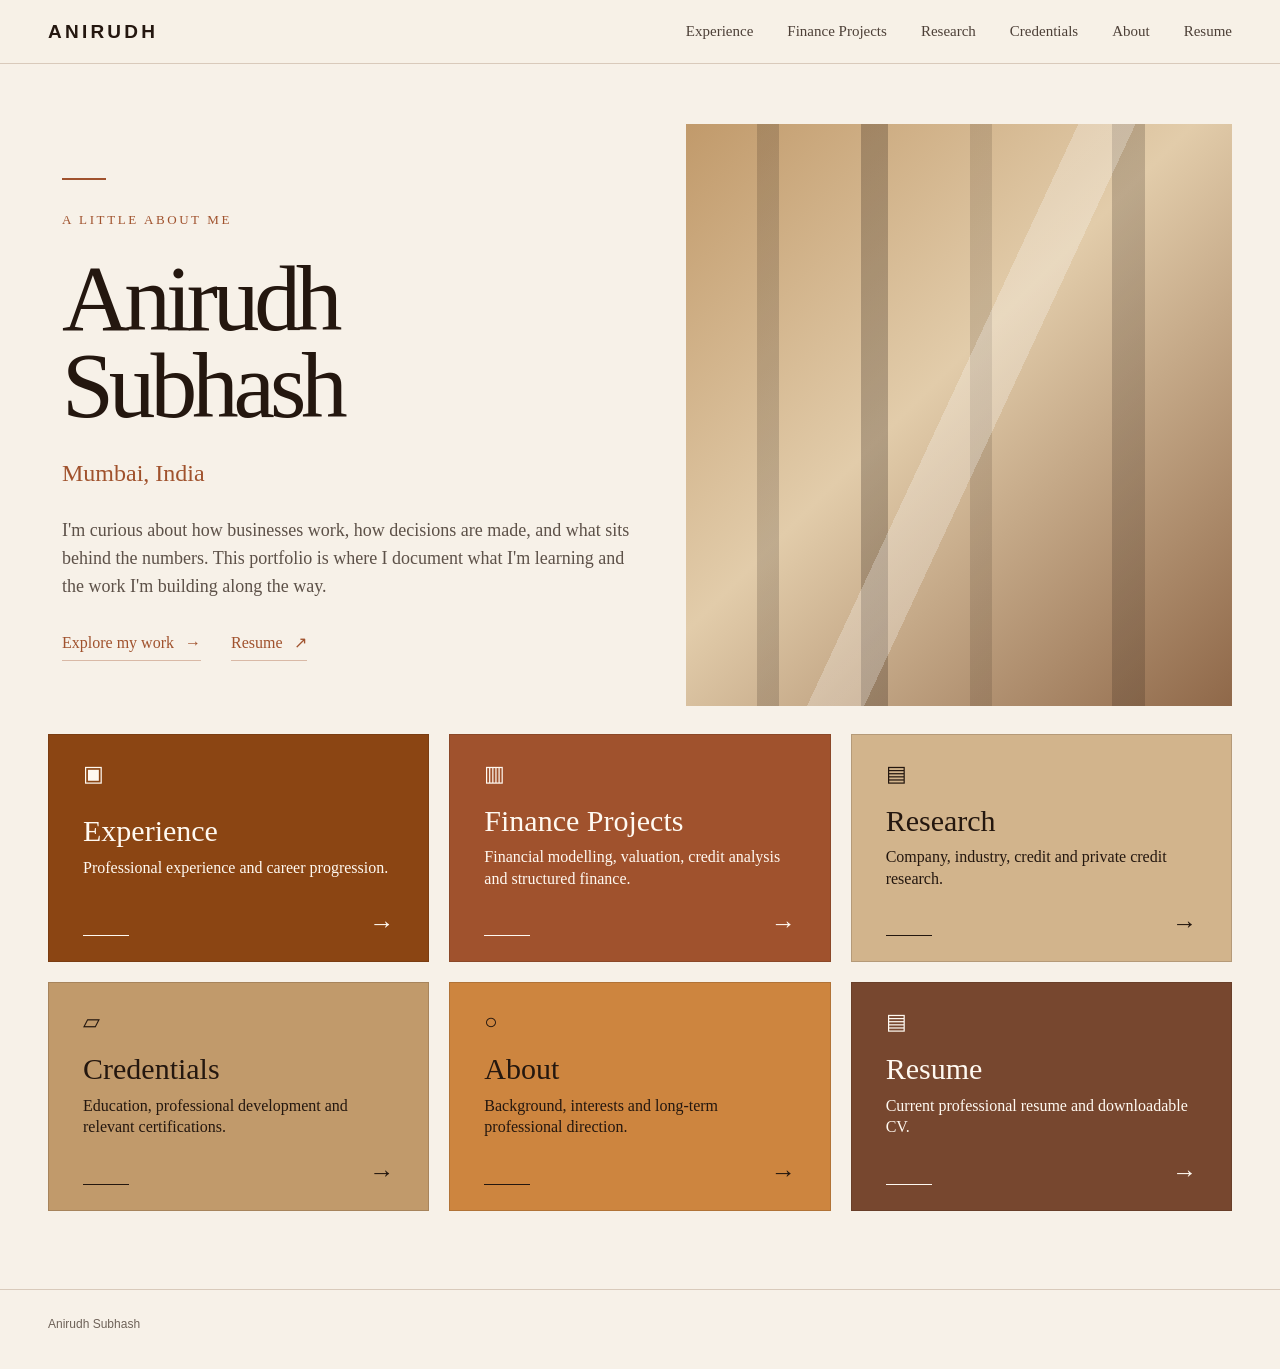
<file: index.html>
<!doctype html>
<html lang="en">
<head>
<meta charset="utf-8">
<meta name="viewport" content="width=device-width,initial-scale=1">
<title>Anirudh Subhash — Finance</title>
<link rel="stylesheet" href="style.css">
</head>
<body>
<header class="site-header"><div class="container header-inner">
<a class="brand" href="index.html">ANIRUDH</a>
<nav class="nav">
<a href="experience.html">Experience</a>
<a href="finance-projects.html">Finance Projects</a>
<a href="research.html">Research</a>
<a href="credentials.html">Credentials</a>
<a href="about.html">About</a>
<a href="resume.html">Resume</a>
</nav></div></header>

<main class="container">
<section class="hero">
  <div class="hero-copy">
    <div class="rule"></div>
    <p class="eyebrow">A little about me</p>
    <h1>Anirudh<br>Subhash</h1>
    <p class="location">Mumbai, India</p>
    <p class="hero-description">
      I'm curious about how businesses work, how decisions are made, and what sits behind the numbers.
      This portfolio is where I document what I'm learning and the work I'm building along the way.
    </p>
    <div class="hero-links">
      <a href="finance-projects.html">Explore my work <span>→</span></a>
      <a href="resume.html">Resume <span>↗</span></a>
    </div>
  </div>
  <div class="architecture" aria-hidden="true"></div>
</section>

<section class="cards">
<a class="card" href="experience.html"><div class="card-top"><span class="card-icon">▣</span></div><div><h2>Experience</h2><p>Professional experience and career progression.</p></div><div class="card-bottom"><span class="card-line"></span><span class="card-arrow">→</span></div></a>
<a class="card" href="finance-projects.html"><div class="card-top"><span class="card-icon">▥</span></div><div><h2>Finance Projects</h2><p>Financial modelling, valuation, credit analysis and structured finance.</p></div><div class="card-bottom"><span class="card-line"></span><span class="card-arrow">→</span></div></a>
<a class="card" href="research.html"><div class="card-top"><span class="card-icon">▤</span></div><div><h2>Research</h2><p>Company, industry, credit and private credit research.</p></div><div class="card-bottom"><span class="card-line"></span><span class="card-arrow">→</span></div></a>
<a class="card" href="credentials.html"><div class="card-top"><span class="card-icon">▱</span></div><div><h2>Credentials</h2><p>Education, professional development and relevant certifications.</p></div><div class="card-bottom"><span class="card-line"></span><span class="card-arrow">→</span></div></a>
<a class="card" href="about.html"><div class="card-top"><span class="card-icon">○</span></div><div><h2>About</h2><p>Background, interests and long-term professional direction.</p></div><div class="card-bottom"><span class="card-line"></span><span class="card-arrow">→</span></div></a>
<a class="card" href="resume.html"><div class="card-top"><span class="card-icon">▤</span></div><div><h2>Resume</h2><p>Current professional resume and downloadable CV.</p></div><div class="card-bottom"><span class="card-line"></span><span class="card-arrow">→</span></div></a>
</section>
</main>

<footer class="footer"><div class="container footer-inner"><span>Anirudh Subhash</span></div></footer>
</body></html>
</file>
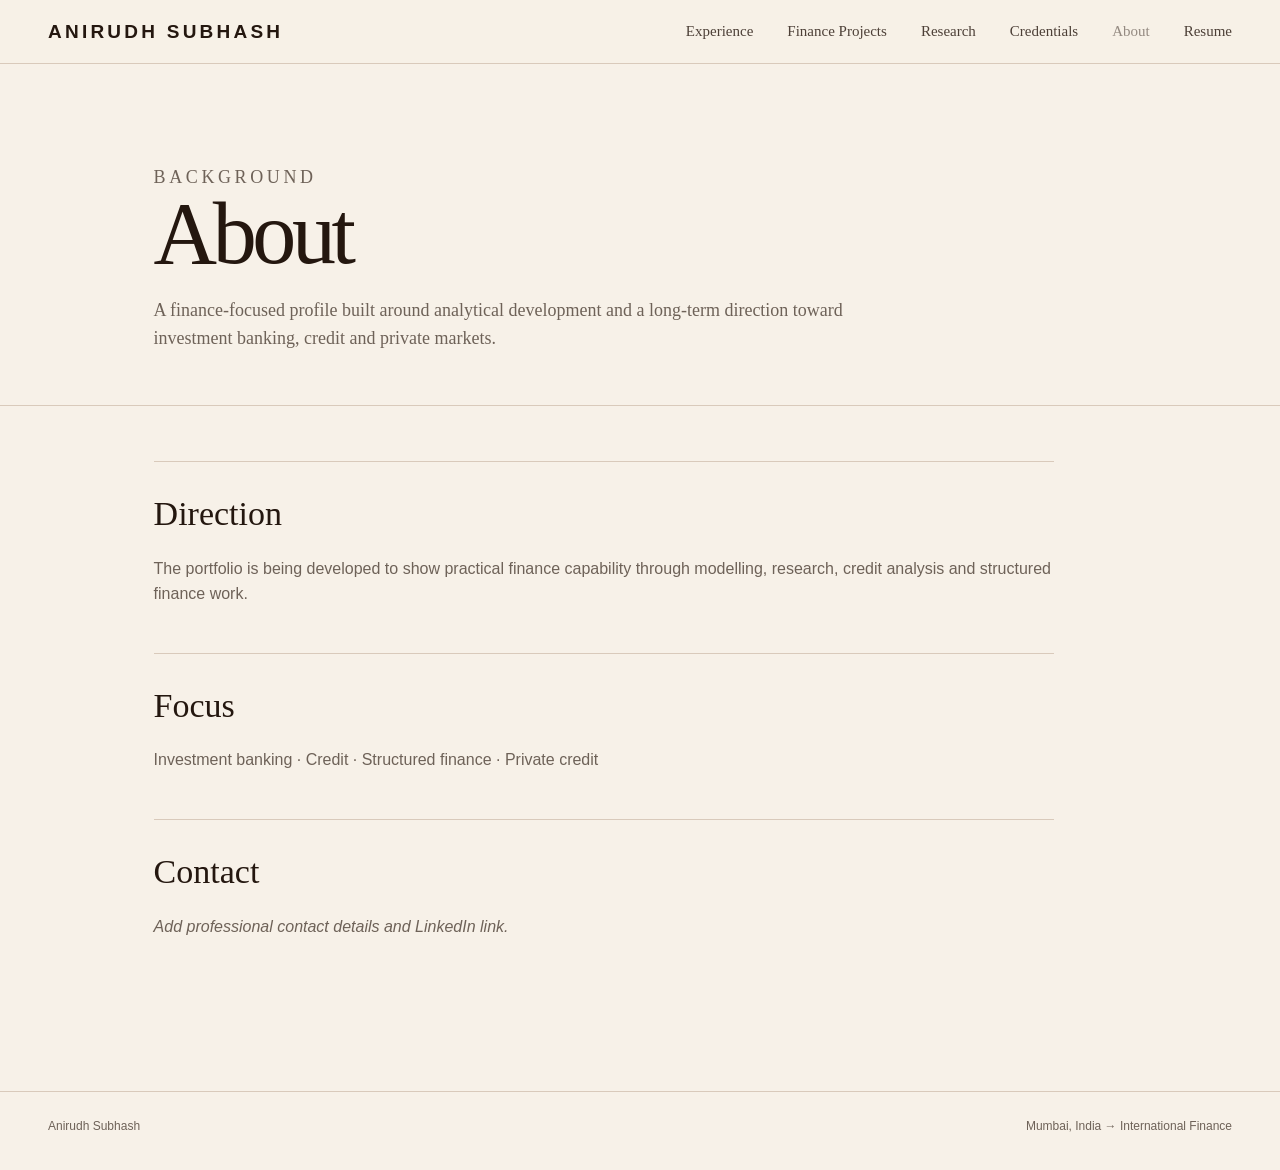
<file: about.html>
<!doctype html>
<html lang="en"><head><meta charset="utf-8"><meta name="viewport" content="width=device-width,initial-scale=1">
<title>About — Anirudh Subhash</title><link rel="stylesheet" href="style.css"></head>
<body><header class="site-header"><div class="container header-inner">
<a class="brand" href="index.html">ANIRUDH SUBHASH</a><nav class="nav"><a class="" href="experience.html">Experience</a><a class="" href="finance-projects.html">Finance Projects</a><a class="" href="research.html">Research</a><a class="" href="credentials.html">Credentials</a><a class="active" href="about.html">About</a><a class="" href="resume.html">Resume</a></nav>
</div></header><main><section class="page-hero"><div class="container"><p class="eyebrow">Background</p><h1>About</h1><p>A finance-focused profile built around analytical development and a long-term direction toward investment banking, credit and private markets.</p></div></section><section class="content"><div class="container">
<div class="content-card"><h2>Direction</h2><p>The portfolio is being developed to show practical finance capability through modelling, research, credit analysis and structured finance work.</p></div>
<div class="content-card"><h2>Focus</h2><p>Investment banking · Credit · Structured finance · Private credit</p></div>
<div class="content-card"><h2>Contact</h2><p class="placeholder">Add professional contact details and LinkedIn link.</p></div>
</div></section></main>
<footer class="footer"><div class="container footer-inner"><span>Anirudh Subhash</span><span>Mumbai, India → International Finance</span></div></footer>
</body></html>
</file>
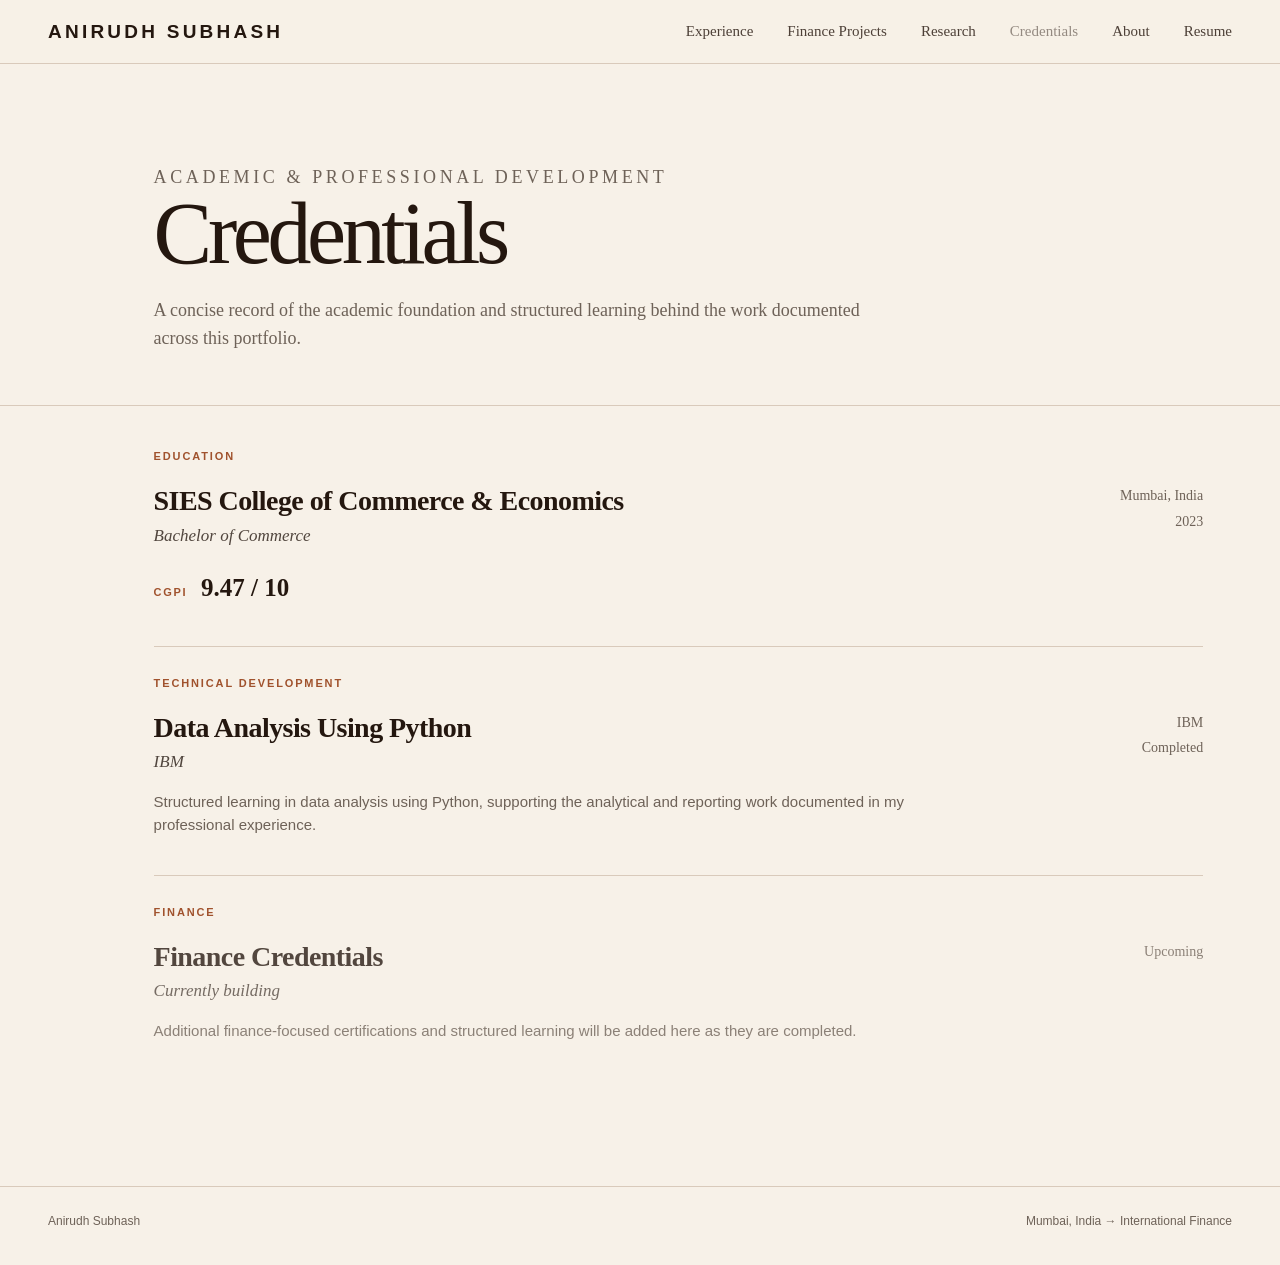
<file: credentials.html>
<!doctype html>
<html lang="en">
<head>
  <meta charset="utf-8">
  <meta name="viewport" content="width=device-width, initial-scale=1">
  <title>Credentials — Anirudh Subhash</title>
  <link rel="stylesheet" href="style.css">
</head>
<body>
  <header class="site-header">
    <div class="container header-inner">
      <a class="brand" href="index.html">ANIRUDH SUBHASH</a>
      <nav class="nav">
        <a href="experience.html">Experience</a>
        <a href="finance-projects.html">Finance Projects</a>
        <a href="research.html">Research</a>
        <a class="active" href="credentials.html">Credentials</a>
        <a href="about.html">About</a>
        <a href="resume.html">Resume</a>
      </nav>
    </div>
  </header>

  <main>
    <section class="page-hero credentials-hero">
      <div class="container">
        <p class="eyebrow">Academic &amp; Professional Development</p>
        <h1>Credentials</h1>
        <p>A concise record of the academic foundation and structured learning behind the work documented across this portfolio.</p>
      </div>
    </section>

    <section class="content credentials-content">
      <div class="container">

        <div class="credential-section">
          <div class="credential-label">Education</div>
          <article class="credential-item">
            <div class="credential-main">
              <h2>SIES College of Commerce &amp; Economics</h2>
              <p class="credential-title">Bachelor of Commerce</p>
            </div>
            <div class="credential-meta">
              <span>Mumbai, India</span>
              <span>2023</span>
            </div>
            <div class="credential-result">
              <span class="result-label">CGPI</span>
              <strong>9.47 / 10</strong>
            </div>
          </article>
        </div>

        <div class="credential-section">
          <div class="credential-label">Technical Development</div>
          <article class="credential-item">
            <div class="credential-main">
              <h2>Data Analysis Using Python</h2>
              <p class="credential-title">IBM</p>
              <p class="credential-description">Structured learning in data analysis using Python, supporting the analytical and reporting work documented in my professional experience.</p>
            </div>
            <div class="credential-meta">
              <span>IBM</span>
              <span>Completed</span>
            </div>
          </article>
        </div>

        <div class="credential-section">
          <div class="credential-label">Finance</div>
          <article class="credential-item credential-upcoming">
            <div class="credential-main">
              <h2>Finance Credentials</h2>
              <p class="credential-title">Currently building</p>
              <p class="credential-description">Additional finance-focused certifications and structured learning will be added here as they are completed.</p>
            </div>
            <div class="credential-meta">
              <span>Upcoming</span>
            </div>
          </article>
        </div>

      </div>
    </section>
  </main>

  <footer class="footer">
    <div class="container footer-inner">
      <span>Anirudh Subhash</span>
      <span>Mumbai, India → International Finance</span>
    </div>
  </footer>
</body>
</html>
</file>
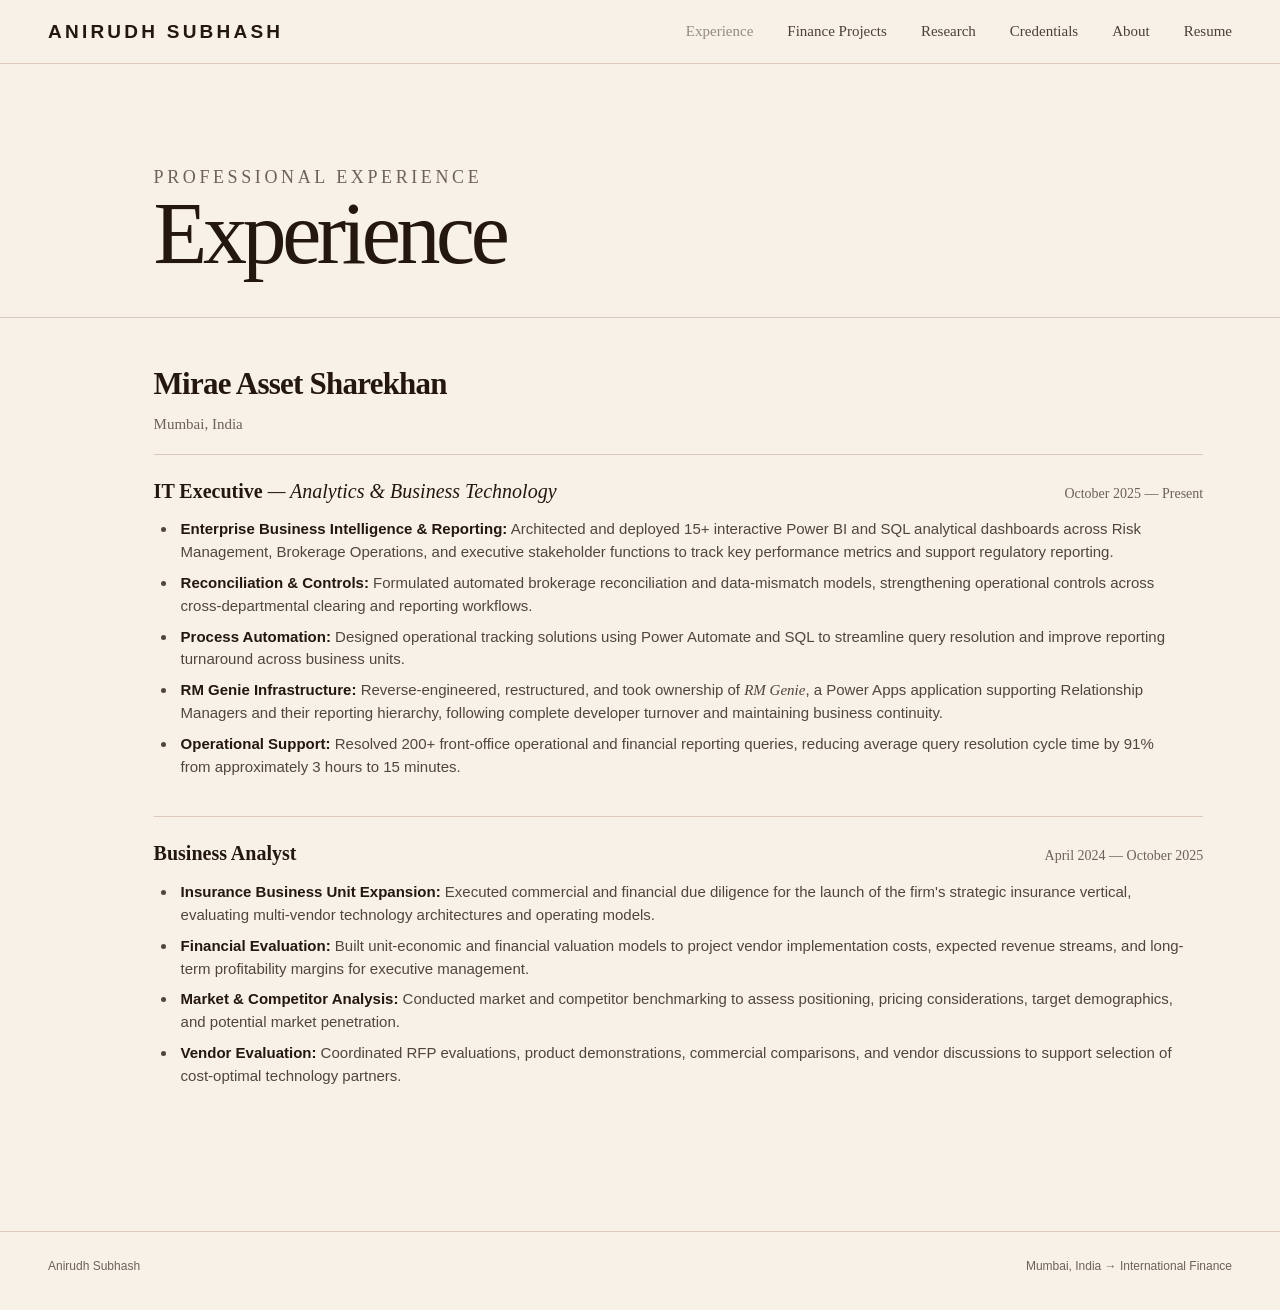
<file: experience.html>
<!doctype html>
<html lang="en">
<head>
  <meta charset="utf-8">
  <meta name="viewport" content="width=device-width, initial-scale=1">
  <title>Experience — Anirudh Subhash</title>
  <link rel="stylesheet" href="style.css">
</head>
<body>
  <header class="site-header">
    <div class="container header-inner">
      <a class="brand" href="index.html">ANIRUDH SUBHASH</a>
      <nav class="nav">
        <a class="active" href="experience.html">Experience</a>
        <a href="finance-projects.html">Finance Projects</a>
        <a href="research.html">Research</a>
        <a href="credentials.html">Credentials</a>
        <a href="about.html">About</a>
        <a href="resume.html">Resume</a>
      </nav>
    </div>
  </header>

  <main>
    <section class="page-hero experience-hero">
      <div class="container">
        <p class="eyebrow">Professional Experience</p>
        <h1>Experience</h1>
      </div>
    </section>

    <section class="content experience-content">
      <div class="container">
        <article class="experience-company">
          <div class="company-heading">
            <div>
              <h2>Mirae Asset Sharekhan</h2>
              <p class="company-location">Mumbai, India</p>
            </div>
          </div>

          <div class="experience-role">
            <div class="role-heading">
              <div>
                <h3>IT Executive <span>— Analytics &amp; Business Technology</span></h3>
              </div>
              <p class="role-dates">October 2025 — Present</p>
            </div>

            <ul class="experience-bullets">
              <li><strong>Enterprise Business Intelligence &amp; Reporting:</strong> Architected and deployed 15+ interactive Power BI and SQL analytical dashboards across Risk Management, Brokerage Operations, and executive stakeholder functions to track key performance metrics and support regulatory reporting.</li>
              <li><strong>Reconciliation &amp; Controls:</strong> Formulated automated brokerage reconciliation and data-mismatch models, strengthening operational controls across cross-departmental clearing and reporting workflows.</li>
              <li><strong>Process Automation:</strong> Designed operational tracking solutions using Power Automate and SQL to streamline query resolution and improve reporting turnaround across business units.</li>
              <li><strong>RM Genie Infrastructure:</strong> Reverse-engineered, restructured, and took ownership of <em>RM Genie</em>, a Power Apps application supporting Relationship Managers and their reporting hierarchy, following complete developer turnover and maintaining business continuity.</li>
              <li><strong>Operational Support:</strong> Resolved 200+ front-office operational and financial reporting queries, reducing average query resolution cycle time by 91% from approximately 3 hours to 15 minutes.</li>
            </ul>
          </div>

          <div class="experience-role">
            <div class="role-heading">
              <div>
                <h3>Business Analyst</h3>
              </div>
              <p class="role-dates">April 2024 — October 2025</p>
            </div>

            <ul class="experience-bullets">
              <li><strong>Insurance Business Unit Expansion:</strong> Executed commercial and financial due diligence for the launch of the firm's strategic insurance vertical, evaluating multi-vendor technology architectures and operating models.</li>
              <li><strong>Financial Evaluation:</strong> Built unit-economic and financial valuation models to project vendor implementation costs, expected revenue streams, and long-term profitability margins for executive management.</li>
              <li><strong>Market &amp; Competitor Analysis:</strong> Conducted market and competitor benchmarking to assess positioning, pricing considerations, target demographics, and potential market penetration.</li>
              <li><strong>Vendor Evaluation:</strong> Coordinated RFP evaluations, product demonstrations, commercial comparisons, and vendor discussions to support selection of cost-optimal technology partners.</li>
            </ul>
          </div>
        </article>
      </div>
    </section>
  </main>

  <footer class="footer">
    <div class="container footer-inner">
      <span>Anirudh Subhash</span>
      <span>Mumbai, India → International Finance</span>
    </div>
  </footer>
</body>
</html>
</file>
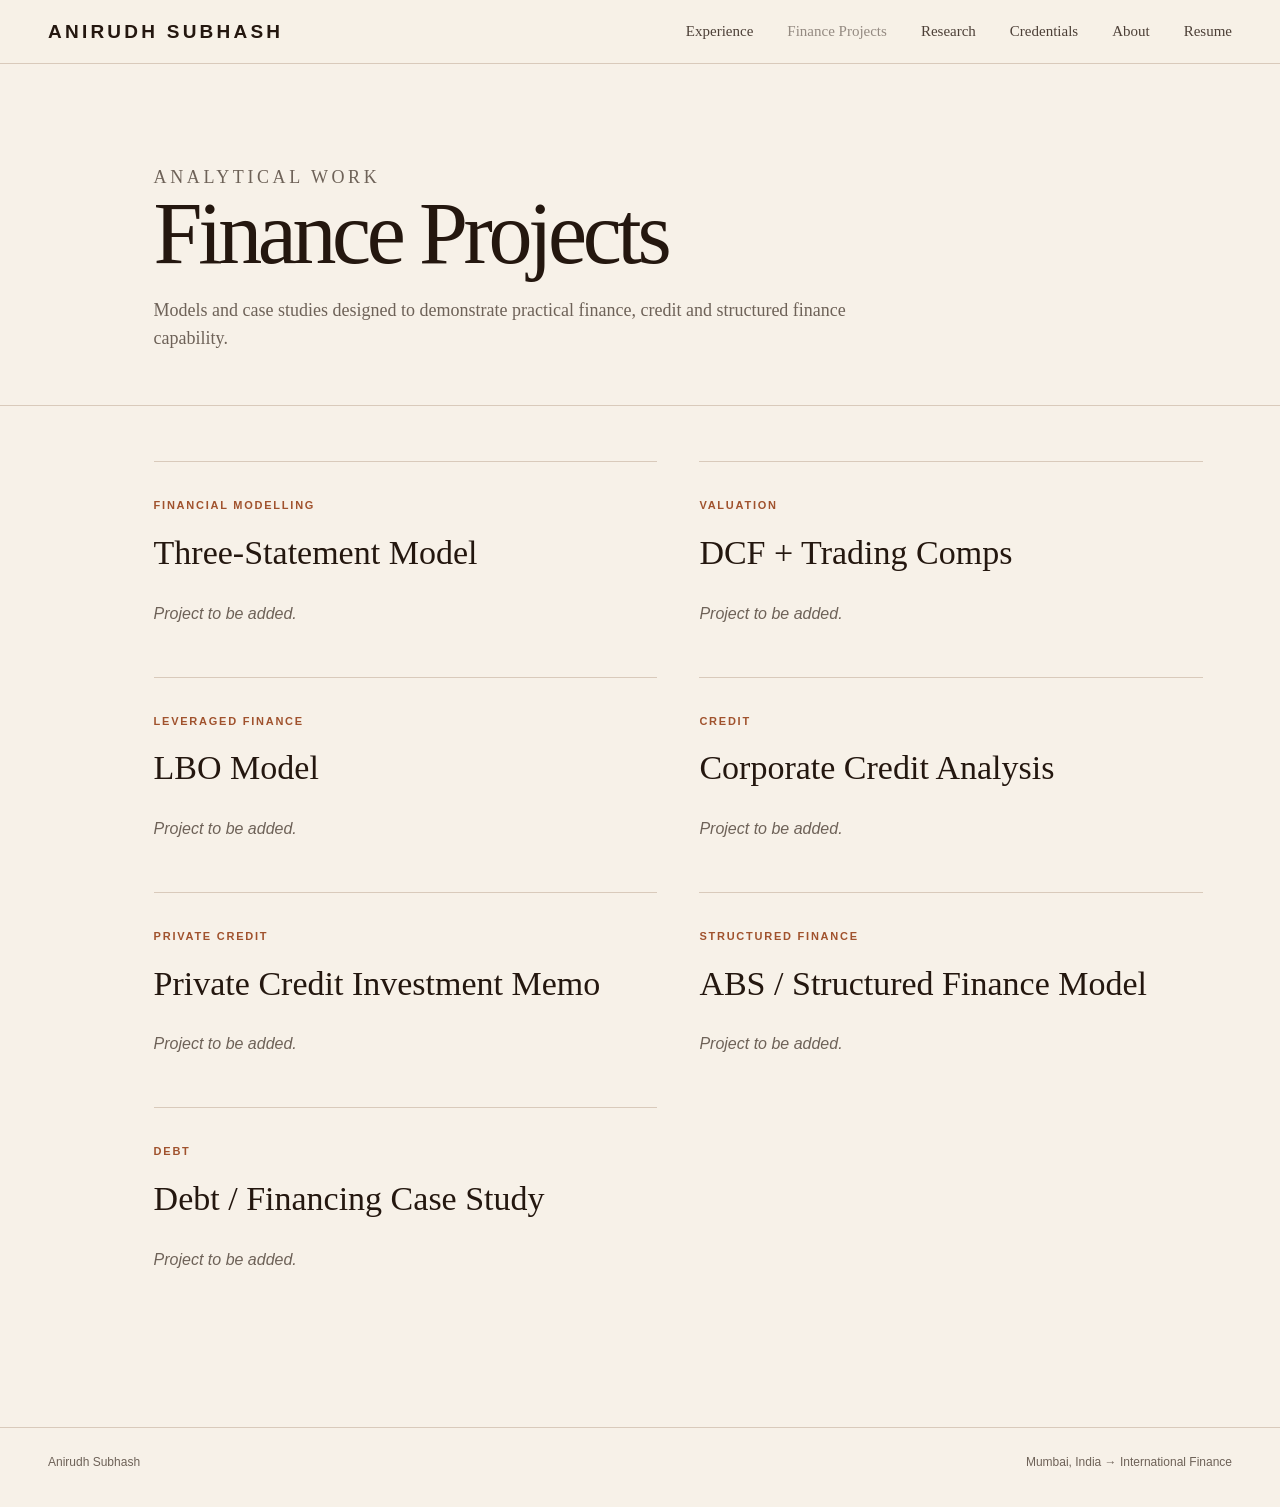
<file: finance-projects.html>
<!doctype html>
<html lang="en"><head><meta charset="utf-8"><meta name="viewport" content="width=device-width,initial-scale=1">
<title>Finance Projects — Anirudh Subhash</title><link rel="stylesheet" href="style.css"></head>
<body><header class="site-header"><div class="container header-inner">
<a class="brand" href="index.html">ANIRUDH SUBHASH</a><nav class="nav"><a class="" href="experience.html">Experience</a><a class="active" href="finance-projects.html">Finance Projects</a><a class="" href="research.html">Research</a><a class="" href="credentials.html">Credentials</a><a class="" href="about.html">About</a><a class="" href="resume.html">Resume</a></nav>
</div></header><main><section class="page-hero"><div class="container"><p class="eyebrow">Analytical Work</p><h1>Finance Projects</h1><p>Models and case studies designed to demonstrate practical finance, credit and structured finance capability.</p></div></section><section class="content"><div class="container finance-grid">
<div class="project"><div><span class="meta">Financial Modelling</span><h2>Three-Statement Model</h2></div><div><p class="placeholder">Project to be added.</p></div></div>
<div class="project"><div><span class="meta">Valuation</span><h2>DCF + Trading Comps</h2></div><div><p class="placeholder">Project to be added.</p></div></div>
<div class="project"><div><span class="meta">Leveraged Finance</span><h2>LBO Model</h2></div><div><p class="placeholder">Project to be added.</p></div></div>
<div class="project"><div><span class="meta">Credit</span><h2>Corporate Credit Analysis</h2></div><div><p class="placeholder">Project to be added.</p></div></div>
<div class="project"><div><span class="meta">Private Credit</span><h2>Private Credit Investment Memo</h2></div><div><p class="placeholder">Project to be added.</p></div></div>
<div class="project"><div><span class="meta">Structured Finance</span><h2>ABS / Structured Finance Model</h2></div><div><p class="placeholder">Project to be added.</p></div></div>
<div class="project"><div><span class="meta">Debt</span><h2>Debt / Financing Case Study</h2></div><div><p class="placeholder">Project to be added.</p></div></div>
</div></section></main>
<footer class="footer"><div class="container footer-inner"><span>Anirudh Subhash</span><span>Mumbai, India → International Finance</span></div></footer>
</body></html>
</file>
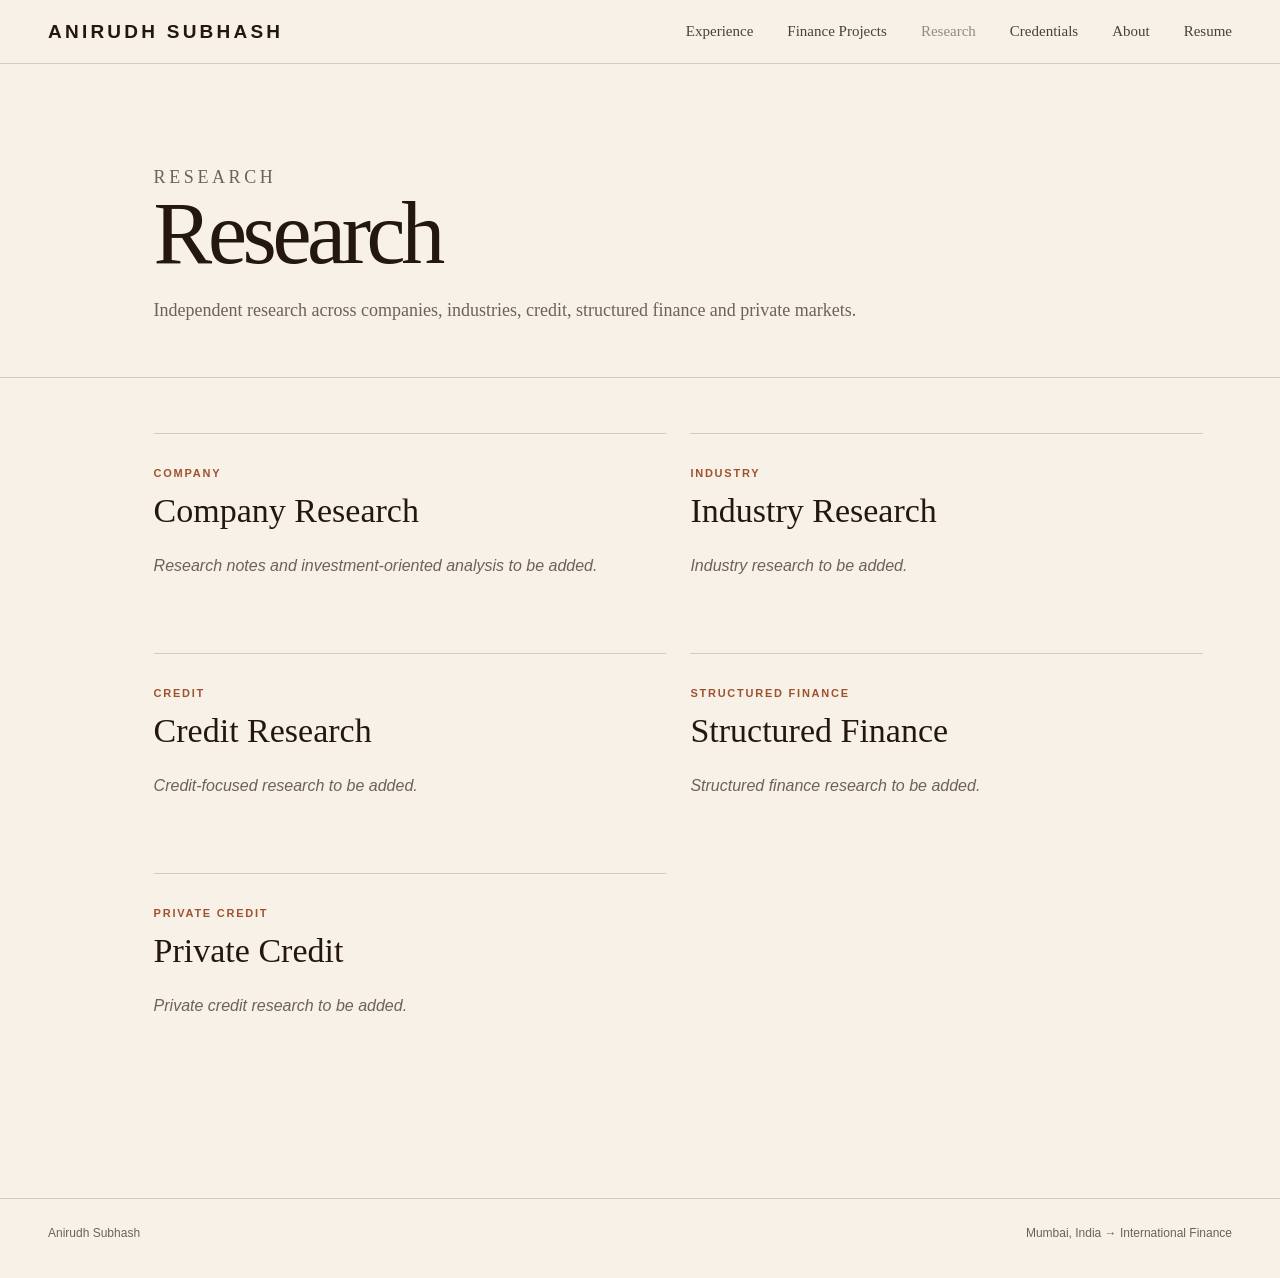
<file: research.html>
<!doctype html>
<html lang="en"><head><meta charset="utf-8"><meta name="viewport" content="width=device-width,initial-scale=1">
<title>Research — Anirudh Subhash</title><link rel="stylesheet" href="style.css"></head>
<body><header class="site-header"><div class="container header-inner">
<a class="brand" href="index.html">ANIRUDH SUBHASH</a><nav class="nav"><a class="" href="experience.html">Experience</a><a class="" href="finance-projects.html">Finance Projects</a><a class="active" href="research.html">Research</a><a class="" href="credentials.html">Credentials</a><a class="" href="about.html">About</a><a class="" href="resume.html">Resume</a></nav>
</div></header><main><section class="page-hero"><div class="container"><p class="eyebrow">Research</p><h1>Research</h1><p>Independent research across companies, industries, credit, structured finance and private markets.</p></div></section><section class="content"><div class="container research-grid">
<div class="content-card"><span class="meta">Company</span><h2>Company Research</h2><p class="placeholder">Research notes and investment-oriented analysis to be added.</p></div>
<div class="content-card"><span class="meta">Industry</span><h2>Industry Research</h2><p class="placeholder">Industry research to be added.</p></div>
<div class="content-card"><span class="meta">Credit</span><h2>Credit Research</h2><p class="placeholder">Credit-focused research to be added.</p></div>
<div class="content-card"><span class="meta">Structured Finance</span><h2>Structured Finance</h2><p class="placeholder">Structured finance research to be added.</p></div>
<div class="content-card"><span class="meta">Private Credit</span><h2>Private Credit</h2><p class="placeholder">Private credit research to be added.</p></div>
</div></section></main>
<footer class="footer"><div class="container footer-inner"><span>Anirudh Subhash</span><span>Mumbai, India → International Finance</span></div></footer>
</body></html>
</file>
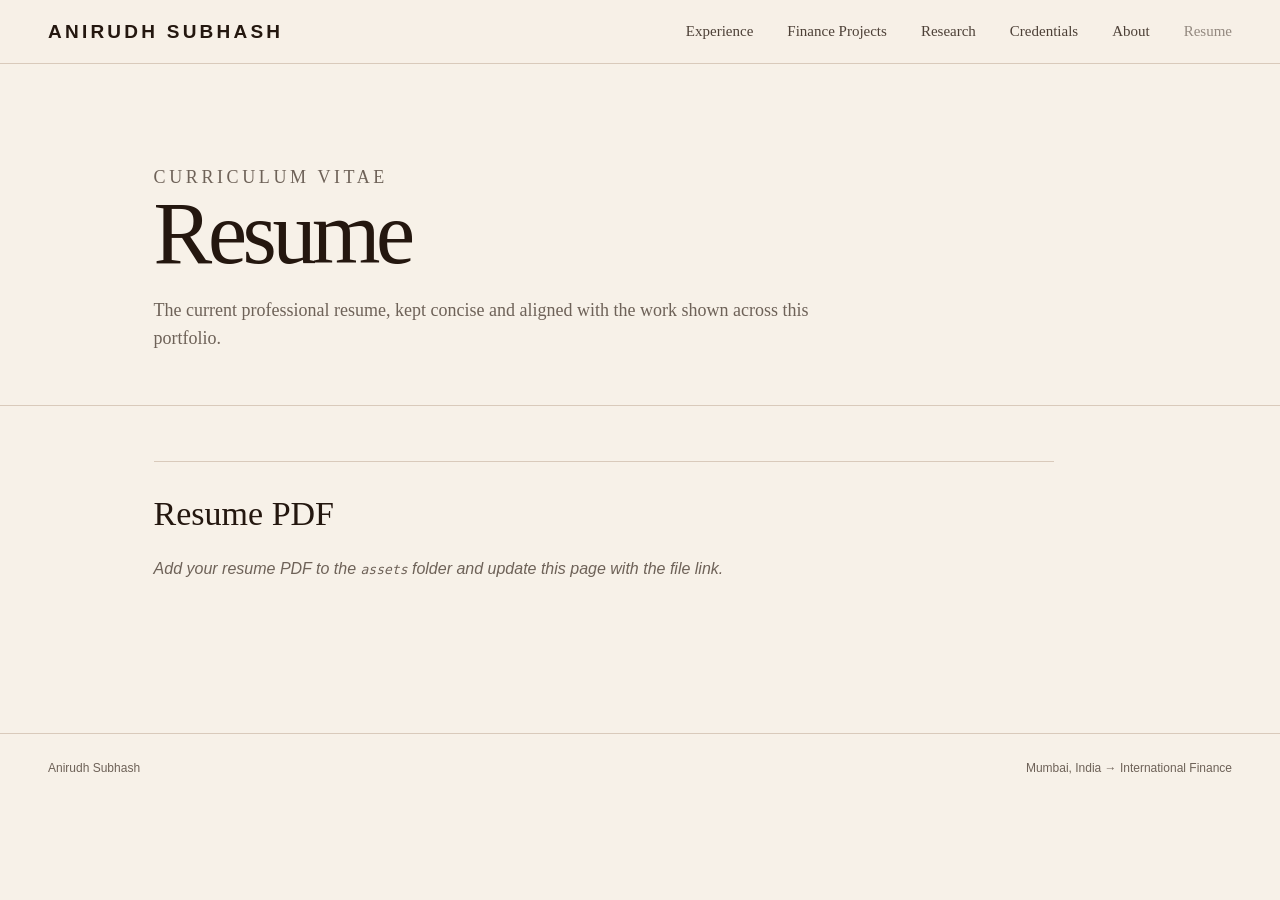
<file: resume.html>
<!doctype html>
<html lang="en"><head><meta charset="utf-8"><meta name="viewport" content="width=device-width,initial-scale=1">
<title>Resume — Anirudh Subhash</title><link rel="stylesheet" href="style.css"></head>
<body><header class="site-header"><div class="container header-inner">
<a class="brand" href="index.html">ANIRUDH SUBHASH</a><nav class="nav"><a class="" href="experience.html">Experience</a><a class="" href="finance-projects.html">Finance Projects</a><a class="" href="research.html">Research</a><a class="" href="credentials.html">Credentials</a><a class="" href="about.html">About</a><a class="active" href="resume.html">Resume</a></nav>
</div></header><main><section class="page-hero"><div class="container"><p class="eyebrow">Curriculum Vitae</p><h1>Resume</h1><p>The current professional resume, kept concise and aligned with the work shown across this portfolio.</p></div></section><section class="content"><div class="container"><div class="content-card"><h2>Resume PDF</h2><p class="placeholder">Add your resume PDF to the <code>assets</code> folder and update this page with the file link.</p></div></div></section></main>
<footer class="footer"><div class="container footer-inner"><span>Anirudh Subhash</span><span>Mumbai, India → International Finance</span></div></footer>
</body></html>
</file>
<file: style.css>
:root{
  --espresso:#24170f;
  --brown:#8B4513;
  --sienna:#A0522D;
  --tan:#D2B48C;
  --khaki:#C19A6B;
  --orange:#CD853F;
  --cream:#F7F1E8;
  --ivory:#FCF9F4;
  --line:#D9CABB;
  --muted:#6E6258;
}

*{box-sizing:border-box}
html{scroll-behavior:smooth}
body{margin:0;background:var(--cream);color:var(--espresso);font-family:Arial,Helvetica,sans-serif;line-height:1.55}
a{color:inherit;text-decoration:none}
.container{width:min(calc(100% - 96px),1400px);margin:auto}

.site-header{height:64px;border-bottom:1px solid var(--line);background:rgba(247,241,232,.96);position:sticky;top:0;z-index:10}
.header-inner{height:100%;display:flex;align-items:center;justify-content:space-between;gap:30px}
.brand{font-size:19px;letter-spacing:.17em;font-weight:600;white-space:nowrap}
.nav{display:flex;gap:34px;align-items:center}
.nav a{font-family:Georgia,"Times New Roman",serif;font-size:15px;color:#4d4037;transition:opacity .2s}
.nav a:hover,.nav a.active{opacity:.58}

.hero{display:grid;grid-template-columns:1.05fr .95fr;gap:34px;padding:60px 0 28px;align-items:stretch}
.hero-copy{padding:54px 18px 45px 14px}
.rule{width:44px;height:2px;background:var(--sienna);margin-bottom:30px}
.eyebrow{font-family:Georgia,"Times New Roman",serif;text-transform:uppercase;letter-spacing:.2em;font-size:13px;color:var(--sienna);margin:0 0 26px}
.hero h1{font-family:Georgia,"Times New Roman",serif;font-weight:400;font-size:clamp(58px,7.3vw,104px);letter-spacing:-.055em;line-height:.93;margin:0}
.location{font-family:Georgia,"Times New Roman",serif;font-size:24px;color:var(--sienna);margin:25px 0}
.hero-description{font-family:Georgia,"Times New Roman",serif;color:#5d5148;font-size:18px;line-height:1.55;max-width:620px;margin:0}

.architecture{
  min-height:420px;position:relative;overflow:hidden;
  background:
    linear-gradient(90deg,transparent 0 13%,rgba(36,23,15,.18) 13% 17%,transparent 17% 32%,rgba(36,23,15,.26) 32% 37%,transparent 37% 52%,rgba(36,23,15,.14) 52% 56%,transparent 56% 78%,rgba(36,23,15,.2) 78% 84%,transparent 84%),
    linear-gradient(135deg,#C19A6B 0%,#E2CCAA 45%,#8f6849 100%);
}
.architecture:after{content:"";position:absolute;inset:0;background:linear-gradient(115deg,transparent 0 48%,rgba(255,255,255,.25) 48% 55%,transparent 55%)}
.arch-text{position:absolute;right:12%;top:38%;z-index:2;font-family:Georgia,"Times New Roman",serif;text-transform:uppercase;letter-spacing:.2em;font-size:14px;line-height:1.7}
.arch-text:after{content:"";display:block;width:28px;height:1px;background:var(--espresso);margin-top:18px}

.cards{display:grid;grid-template-columns:repeat(3,1fr);gap:20px;padding:0 0 78px}
.card{min-height:190px;padding:28px 34px 25px;border:1px solid rgba(36,23,15,.16);display:flex;flex-direction:column;justify-content:space-between;transition:transform .2s,filter .2s}
.card:hover{transform:translateY(-3px);filter:brightness(.98)}
.card:nth-child(1){background:var(--brown);color:#fff9f1}
.card:nth-child(2){background:var(--sienna);color:#fff9f1}
.card:nth-child(3){background:var(--tan);color:var(--espresso)}
.card:nth-child(4){background:var(--khaki);color:var(--espresso)}
.card:nth-child(5){background:var(--orange);color:var(--espresso)}
.card:nth-child(6){background:#77472f;color:#fff9f1}
.card-top{display:flex;justify-content:space-between;align-items:flex-start}
.card-icon{font-size:22px;line-height:1}
.card h2{font-family:Georgia,"Times New Roman",serif;font-weight:400;font-size:30px;line-height:1.05;margin:20px 0 10px}
.card p{font-family:Georgia,"Times New Roman",serif;font-size:16px;line-height:1.35;max-width:390px;margin:0}
.card-bottom{display:flex;justify-content:space-between;align-items:flex-end;margin-top:22px}
.card-line{width:46px;height:1px;background:currentColor}
.card-arrow{font-size:25px;line-height:1}

.footer{border-top:1px solid var(--line);padding:25px 0 35px;color:var(--muted);font-size:12px}
.footer-inner{display:flex;justify-content:space-between;gap:20px}

.page-hero{padding:78px 0 52px;border-bottom:1px solid var(--line)}
.page-hero h1{font-family:Georgia,"Times New Roman",serif;font-weight:400;font-size:clamp(52px,7vw,88px);letter-spacing:-.05em;line-height:.95;margin:0}
.page-hero p{font-family:Georgia,"Times New Roman",serif;max-width:720px;color:var(--muted);font-size:18px;margin:22px 0 0}
.content{padding:55px 0 105px}
.content-card{border-top:1px solid var(--line);padding:26px 0 30px;max-width:900px}
.content-card h2,.project h2{font-family:Georgia,"Times New Roman",serif;font-weight:400;font-size:34px;margin:0 0 12px}
.content-card p,.content-card li{color:var(--muted)}
.content-card ul{padding-left:20px}
.meta{font-size:11px;text-transform:uppercase;letter-spacing:.16em;color:var(--sienna);font-weight:700}
.project{display:grid;grid-template-columns:250px 1fr;gap:45px;border-top:1px solid var(--line);padding:30px 0}
.placeholder{color:var(--muted);font-style:italic}

@media(max-width:900px){
  .container{width:min(calc(100% - 64px),1400px)}
  .container{width:min(calc(100% - 64px),1400px)}
  .site-header{height:auto}.header-inner{padding:16px 0;align-items:flex-start;flex-direction:column}.nav{gap:12px 20px;flex-wrap:wrap}
  .hero{grid-template-columns:1fr;padding-top:25px}.hero-copy{padding:40px 5px 25px}.architecture{min-height:300px}
  .cards{grid-template-columns:1fr 1fr}
}
@media(max-width:620px){
  .container{width:min(calc(100% - 36px),1400px)}
  .nav{font-size:13px}.nav a{font-size:13px}
  .hero h1{font-size:56px}.location{font-size:20px}.hero-description{font-size:17px}
  .cards{grid-template-columns:1fr}.card{min-height:175px}
  .project{grid-template-columns:1fr;gap:8px}
  .footer-inner{flex-direction:column}
}

/* Final homepage refinements */
.hero-description-second{margin-top:16px}
.hero-links{display:flex;gap:30px;align-items:center;margin-top:30px}
.hero-links a{font-family:Georgia,"Times New Roman",serif;font-size:16px;color:var(--sienna);border-bottom:1px solid rgba(160,82,45,.35);padding-bottom:4px}
.hero-links a:hover{border-bottom-color:var(--sienna)}
.hero-links span{margin-left:7px}
@media(max-width:620px){.hero-links{gap:22px;flex-wrap:wrap}}

/* Research page: clean editorial two-column layout */
.research-grid{
  display:grid;
  grid-template-columns:repeat(2,minmax(0,1fr));
  column-gap:24px;
  row-gap:0;
}
.research-grid .content-card{
  max-width:none;
  min-height:220px;
}
@media(max-width:800px){
  .research-grid{grid-template-columns:1fr}
}

/* Internal-page layout: generous left/right inset, matching the editorial reference. */
.page-hero .container,
.content .container{
  width:min(82%,1200px);
  margin-left:12%;
  margin-right:auto;
}

/* Finance Projects: two options beside each other, like Research. */
.finance-grid{
  display:grid;
  grid-template-columns:repeat(2,minmax(0,1fr));
  column-gap:42px;
  row-gap:0;
}
.finance-grid .project{
  display:block;
  padding:30px 0 34px;
  min-height:210px;
}
.finance-grid .project h2{
  margin-top:10px;
}
.finance-grid .project p{
  margin-top:22px;
}

/* Keep the internal-page inset sensible on smaller screens. */
@media(max-width:900px){
  .page-hero .container,
  .content .container{
    width:min(calc(100% - 64px),1200px);
    margin-left:32px;
    margin-right:32px;
  }
  .finance-grid{
    grid-template-columns:1fr;
  }
}
@media(max-width:620px){
  .page-hero .container,
  .content .container{
    width:calc(100% - 36px);
    margin-left:18px;
    margin-right:18px;
  }
}


/* Experience page: resume-inspired professional layout */
.experience-hero{padding-bottom:42px}
.experience-content{padding-top:42px}
.experience-company{max-width:1080px}
.company-heading{padding-bottom:18px}
.company-heading h2{font-family:Georgia,"Times New Roman",serif;font-size:31px;font-weight:600;letter-spacing:-.025em;margin:0}
.company-location{font-family:Georgia,"Times New Roman",serif;color:var(--muted);font-size:15px;margin:4px 0 0}
.experience-role{border-top:1px solid var(--line);padding:24px 0 30px}
.role-heading{display:flex;justify-content:space-between;align-items:baseline;gap:28px}
.role-heading h3{font-family:Georgia,"Times New Roman",serif;font-size:20px;font-weight:600;margin:0;line-height:1.25}
.role-heading h3 span{font-weight:400;font-style:italic}
.role-dates{font-family:Georgia,"Times New Roman",serif;font-size:14px;color:var(--muted);white-space:nowrap;margin:0}
.experience-bullets{margin:14px 0 0;padding-left:23px;max-width:1030px}
.experience-bullets li{font-family:Arial,Helvetica,sans-serif;color:#51463e;font-size:15px;line-height:1.52;margin:8px 0;padding-left:4px}
.experience-bullets strong{color:var(--espresso);font-weight:700}
.experience-bullets em{font-family:Georgia,"Times New Roman",serif}
@media(max-width:700px){
  .role-heading{display:block}
  .role-dates{margin-top:7px}
  .company-heading h2{font-size:28px}
  .experience-bullets li{font-size:14.5px}
}

/* Credentials page */
.credentials-content{padding-top:42px}
.credential-section{
  border-top:1px solid var(--line);
  padding:28px 0 34px;
}
.credential-section:first-child{padding-top:0;border-top:0}
.credential-label{
  font-size:11px;
  text-transform:uppercase;
  letter-spacing:.17em;
  color:var(--sienna);
  font-weight:700;
  margin-bottom:20px;
}
.credential-item{
  display:grid;
  grid-template-columns:minmax(0,1fr) 180px;
  column-gap:40px;
  row-gap:12px;
  padding:0 0 4px;
}
.credential-main h2{
  font-family:Georgia,"Times New Roman",serif;
  font-size:28px;
  line-height:1.15;
  font-weight:600;
  letter-spacing:-.02em;
  margin:0 0 5px;
}
.credential-title{
  font-family:Georgia,"Times New Roman",serif;
  font-size:17px;
  font-style:italic;
  color:#51463e;
  margin:0;
}
.credential-description{
  max-width:760px;
  color:var(--muted);
  font-size:15px;
  line-height:1.55;
  margin:15px 0 0;
}
.credential-meta{
  display:flex;
  flex-direction:column;
  align-items:flex-end;
  gap:4px;
  font-family:Georgia,"Times New Roman",serif;
  color:var(--muted);
  font-size:14px;
  text-align:right;
}
.credential-result{
  grid-column:1 / -1;
  display:flex;
  align-items:baseline;
  gap:14px;
  margin-top:8px;
}
.result-label{
  font-size:11px;
  text-transform:uppercase;
  letter-spacing:.15em;
  color:var(--sienna);
  font-weight:700;
}
.credential-result strong{
  font-family:Georgia,"Times New Roman",serif;
  font-size:25px;
  font-weight:600;
}
.credential-upcoming{opacity:.78}
@media(max-width:700px){
  .credential-item{grid-template-columns:1fr}
  .credential-meta{
    align-items:flex-start;
    text-align:left;
    flex-direction:row;
    flex-wrap:wrap;
    gap:5px 18px;
  }
  .credential-main h2{font-size:25px}
}
</file>
